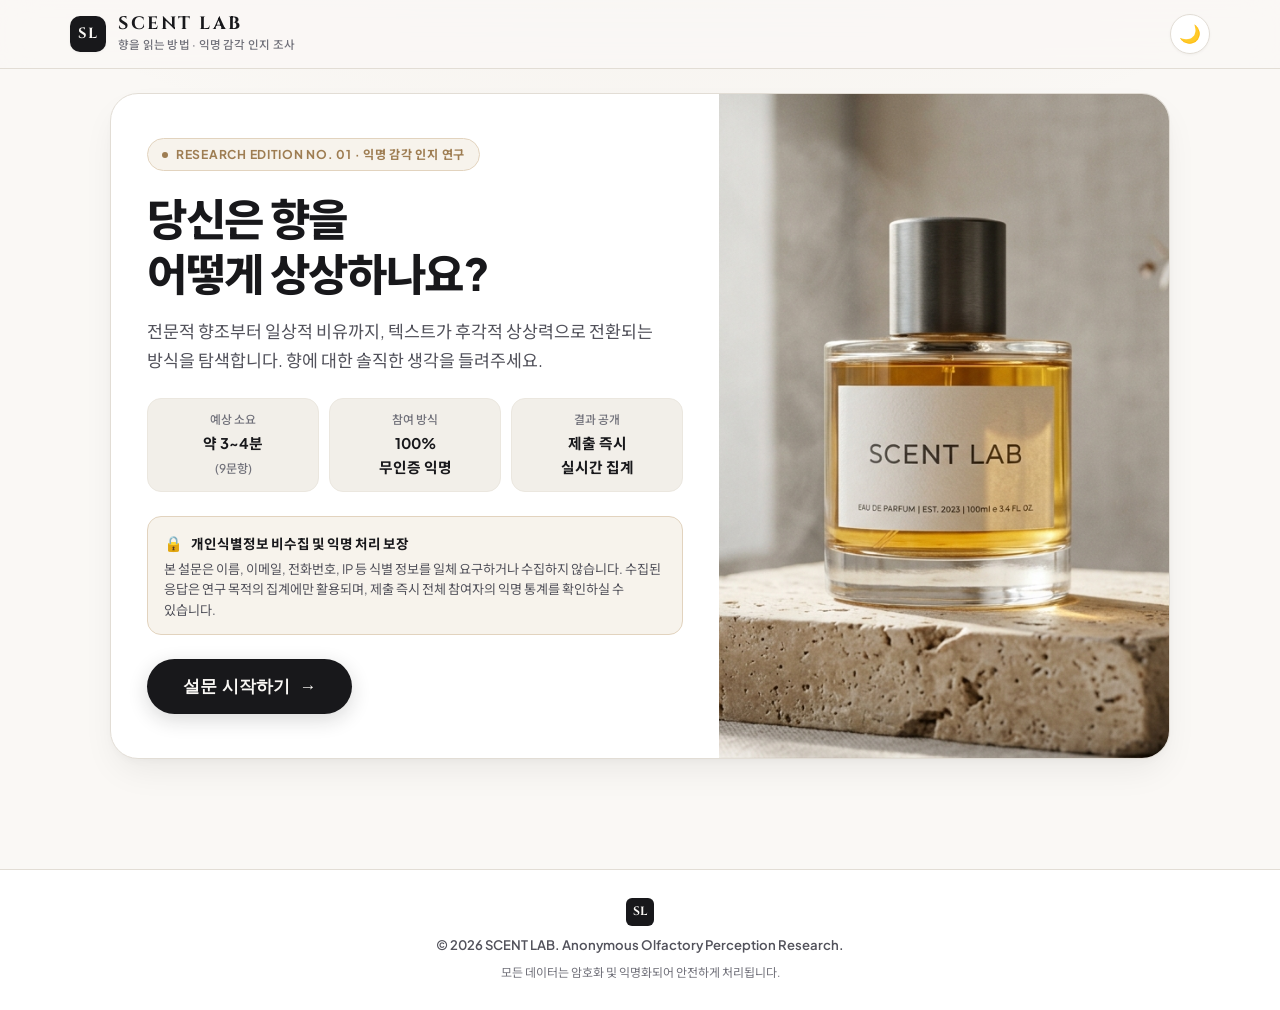
<file: index.html>
<!DOCTYPE html>
<html lang="ko" data-theme="light">
<head>
  <meta charset="UTF-8">
  <meta name="viewport" content="width=device-width, initial-scale=1.0, maximum-scale=5.0">
  <title>SCENT LAB — 당신은 향을 어떻게 상상하나요?</title>
  <meta name="description" content="향수 설명을 읽고 실제 향이 어떻게 떠오르는지 알아보는 3분 익명 감각 인지 조사 웹앱입니다.">
  <meta name="theme-color" content="#FAF8F5" media="(prefers-color-scheme: light)">
  <meta name="theme-color" content="#0C0A09" media="(prefers-color-scheme: dark)">
  <meta name="apple-mobile-web-app-capable" content="yes">
  <meta name="mobile-web-app-capable" content="yes">
  <meta name="apple-mobile-web-app-status-bar-style" content="default">
  <link rel="preconnect" href="https://fonts.googleapis.com">
  <link rel="preconnect" href="https://fonts.gstatic.com" crossorigin>
  <link href="https://fonts.googleapis.com/css2?family=Cinzel:wght@500;600;700&family=Noto+Sans+KR:wght@300;400;500;600;700;800&family=Plus+Jakarta+Sans:wght@400;500;600;700;800&display=swap" rel="stylesheet">
  <link rel="stylesheet" href="style.css?v=20261013-num-font-1">
</head>
<body>
  <a href="#main-content" class="skip-link">본문으로 건너뛰기</a>

  <!-- Header -->
  <header class="app-header">
    <div class="header-container">
      <a href="#" class="brand-anchor" aria-label="SCENT LAB 홈">
        <div class="brand-monogram" aria-hidden="true">SL</div>
        <div class="brand-meta">
          <span class="brand-name">SCENT LAB</span>
          <span class="brand-desc">향을 읽는 방법 · 익명 감각 인지 조사</span>
        </div>
      </a>

      <div class="header-controls">
        <button type="button" id="theme-toggle-btn" class="theme-toggle-btn" aria-label="다크 모드 또는 라이트 모드로 테마 전환" title="다크 / 라이트 모드 전환">
          <span id="theme-icon" aria-hidden="true">🌙</span>
        </button>
      </div>
    </div>
  </header>

  <!-- Main Views Container -->
  <main id="main-content" class="app-main">
    
    <!-- ==================== VIEW 1: HERO LANDING ==================== -->
    <section id="view-landing" class="view-panel active" aria-labelledby="landing-title-id">
      <div class="hero-editorial-wrap">
        <div class="hero-two-column-split">
          
          <!-- Left: Editorial Content -->
          <div class="hero-left-content">
            <div class="hero-edition-pill">
              <span class="dot" aria-hidden="true"></span>
              <span>Research Edition No. 01 · 익명 감각 인지 연구</span>
            </div>

            <h1 id="landing-title-id" class="hero-main-headline">
              당신은 향을<br>어떻게 상상하나요?
            </h1>

            <p class="hero-sub-statement">
              전문적 향조부터 일상적 비유까지, 텍스트가 후각적 상상력으로 전환되는 방식을 탐색합니다. 향에 대한 솔직한 생각을 들려주세요.
            </p>

            <!-- Mobile Visual Card: Nano Banana Perfume Hero (Shown on Mobile < 960px) -->
            <div class="hero-mobile-visual-card">
              <img src="assets/perfume-hero.jpg" alt="SCENT LAB 니치 향수 시그니처 글래스 보틀" class="hero-mobile-bottle-img">
            </div>

            <!-- Stats Banner: 3 Compact Cards -->
            <div class="hero-stats-banner">
              <div class="hero-stat-card">
                <span class="stat-card-label">예상 소요</span>
                <span class="stat-card-value">약 3~4분<br><small class="stat-sub">(9문항)</small></span>
              </div>
              <div class="hero-stat-card">
                <span class="stat-card-label">참여 방식</span>
                <span class="stat-card-value">100%<br>무인증 익명</span>
              </div>
              <div class="hero-stat-card">
                <span class="stat-card-label">결과 공개</span>
                <span class="stat-card-value">제출 즉시<br>실시간 집계</span>
              </div>
            </div>

            <!-- Privacy Guarantee Banner -->
            <div class="hero-privacy-clause">
              <div class="privacy-clause-title">
                <span class="privacy-lock-icon" aria-hidden="true">🔒</span>
                <strong>개인식별정보 비수집 및 익명 처리 보장</strong>
              </div>
              <p>본 설문은 이름, 이메일, 전화번호, IP 등 식별 정보를 일체 요구하거나 수집하지 않습니다. 수집된 응답은 연구 목적의 집계에만 활용되며, 제출 즉시 전체 참여자의 익명 통계를 확인하실 수 있습니다.</p>
            </div>

            <button type="button" id="btn-start-survey" class="hero-cta-btn">
              <span>설문 시작하기</span>
              <span class="arrow-icon" aria-hidden="true">→</span>
            </button>
          </div>

          <!-- Right: Desktop Perfume Visual Plinth -->
          <div class="hero-visual-pane">
            <img src="assets/perfume-hero.jpg" alt="SCENT LAB 니치 향수 시그니처 글래스 보틀" class="hero-bottle-img">
          </div>

        </div>
      </div>
    </section>

    <!-- ==================== VIEW 2: SURVEY ==================== -->
    <section id="view-survey" class="view-panel" aria-label="향수 인식 설문 조사">
      
      <!-- Progress Bar -->
      <div class="survey-progress-bar-wrap">
        <div class="progress-header-row">
          <div class="progress-info-group">
            <span id="progress-label" class="progress-step-text">진행 상황: 1단계 / 4단계</span>
            <span id="progress-stage-name" class="progress-stage-pill">참여자 기본 프로파일</span>
          </div>
          <span id="progress-percent" class="progress-pct-badge">0%</span>
        </div>
        <div class="progress-groove" role="progressbar" aria-valuemin="0" aria-valuemax="100" aria-valuenow="0" id="survey-progressbar">
          <div id="progress-fill" class="progress-fill-glow"></div>
        </div>
      </div>

      <!-- Focused Centered Survey Questions Layout -->
      <div class="survey-grid-container">
        
        <div class="survey-questions-stream">

          <!-- Validation Alert -->
          <div id="validation-alert" class="error-alert-banner" role="alert" aria-live="assertive">
            <span aria-hidden="true">⚠️</span>
            <span id="validation-error-text">모든 필수 항목에 답변해 주세요.</span>
          </div>

          <form id="survey-form" novalidate>
            
            <!-- SECTION 1: Q1, Q2 -->
            <div id="sec-1" class="section-wrapper active">
              
              <!-- Q1 -->
              <div id="q1-card" class="question-deck-card">
                <fieldset class="question-fieldset">
                  <legend class="question-legend-title">
                    Q1. 평소 향수에 대한 관심도와 사용 빈도는 어느 정도인가요?
                  </legend>
                  <div class="choices-stack">
                    <label class="choice-card-label" for="q1_beginner">
                      <input type="radio" id="q1_beginner" name="q1" value="beginner">
                      <span class="custom-radio-mark" aria-hidden="true"></span>
                      <span class="choice-content-text">향수를 거의 사용하지 않거나, 이제 막 관심을 가지기 시작했다.</span>
                    </label>
                    <label class="choice-card-label" for="q1_general">
                      <input type="radio" id="q1_general" name="q1" value="general">
                      <span class="custom-radio-mark" aria-hidden="true"></span>
                      <span class="choice-content-text">가끔 사용하며, 유명한 향수 위주로 알고 있다.</span>
                    </label>
                    <label class="choice-card-label" for="q1_experienced">
                      <input type="radio" id="q1_experienced" name="q1" value="experienced">
                      <span class="custom-radio-mark" aria-hidden="true"></span>
                      <span class="choice-content-text">자주 사용하며, 다양한 향조(노트)와 브랜드에 대해 잘 알고 있다.</span>
                    </label>
                  </div>
                </fieldset>
              </div>

              <!-- Q2 -->
              <div id="q2-card" class="question-deck-card">
                <fieldset class="question-fieldset">
                  <legend class="question-legend-title">
                    Q2. 지금까지 온라인에서 직접 시향하지 않고 향수를 구매(블라인드 구매)한 횟수는 총 몇 회인가요?
                  </legend>
                  <div class="question-hint-box">
                    ※ 블라인드 구매란 향수를 직접 맡아보지 않고, 온라인의 설명이나 후기 등을 참고하여 구매하는 것을 의미합니다.
                  </div>
                  <div class="choices-grid-compact">
                    <label class="choice-card-label" for="q2_0">
                      <input type="radio" id="q2_0" name="q2" value="0">
                      <span class="custom-radio-mark" aria-hidden="true"></span>
                      <span class="choice-content-text">0회 (구매 경험 없음)</span>
                    </label>
                    <label class="choice-card-label" for="q2_1">
                      <input type="radio" id="q2_1" name="q2" value="1">
                      <span class="custom-radio-mark" aria-hidden="true"></span>
                      <span class="choice-content-text">1회</span>
                    </label>
                    <label class="choice-card-label" for="q2_2">
                      <input type="radio" id="q2_2" name="q2" value="2">
                      <span class="custom-radio-mark" aria-hidden="true"></span>
                      <span class="choice-content-text">2회</span>
                    </label>
                    <label class="choice-card-label" for="q2_3">
                      <input type="radio" id="q2_3" name="q2" value="3">
                      <span class="custom-radio-mark" aria-hidden="true"></span>
                      <span class="choice-content-text">3회</span>
                    </label>
                    <label class="choice-card-label" for="q2_4">
                      <input type="radio" id="q2_4" name="q2" value="4">
                      <span class="custom-radio-mark" aria-hidden="true"></span>
                      <span class="choice-content-text">4회</span>
                    </label>
                    <label class="choice-card-label" for="q2_5">
                      <input type="radio" id="q2_5" name="q2" value="5">
                      <span class="custom-radio-mark" aria-hidden="true"></span>
                      <span class="choice-content-text">5회</span>
                    </label>
                    <label class="choice-card-label" for="q2_6_10">
                      <input type="radio" id="q2_6_10" name="q2" value="6_10">
                      <span class="custom-radio-mark" aria-hidden="true"></span>
                      <span class="choice-content-text">6~10회</span>
                    </label>
                    <label class="choice-card-label" for="q2_11_plus">
                      <input type="radio" id="q2_11_plus" name="q2" value="11_plus">
                      <span class="custom-radio-mark" aria-hidden="true"></span>
                      <span class="choice-content-text">11회 이상</span>
                    </label>
                  </div>
                </fieldset>
              </div>

            </div>

            <!-- SECTION 2: Q3 (조건부 분기) -->
            <div id="sec-2" class="section-wrapper">
              <div id="q3-card" class="question-deck-card">
                <fieldset class="question-fieldset">
                  <legend class="question-legend-title">
                    Q3. 가장 최근 블라인드 구매한 향수의 실제 향은 기대했던 향과 비교했을 때 얼마나 만족스러웠나요?
                  </legend>
                  
                  <div class="scale-rating-deck">
                    <div class="scale-tiles-grid">
                      <label class="scale-tile-btn" for="q3_1">
                        <input type="radio" id="q3_1" name="q3" value="1">
                        <span class="scale-digit">1</span>
                      </label>
                      <label class="scale-tile-btn" for="q3_2">
                        <input type="radio" id="q3_2" name="q3" value="2">
                        <span class="scale-digit">2</span>
                      </label>
                      <label class="scale-tile-btn" for="q3_3">
                        <input type="radio" id="q3_3" name="q3" value="3">
                        <span class="scale-digit">3</span>
                      </label>
                      <label class="scale-tile-btn" for="q3_4">
                        <input type="radio" id="q3_4" name="q3" value="4">
                        <span class="scale-digit">4</span>
                      </label>
                      <label class="scale-tile-btn" for="q3_5">
                        <input type="radio" id="q3_5" name="q3" value="5">
                        <span class="scale-digit">5</span>
                      </label>
                    </div>
                    <div class="scale-poles-row">
                      <span>1: 매우 불만족</span>
                      <span>3: 보통</span>
                      <span>5: 매우 만족</span>
                    </div>
                  </div>
                </fieldset>
              </div>
            </div>

            <!-- SECTION 3: Q4, Q5 -->
            <div id="sec-3" class="section-wrapper">
              
              <!-- In-Context Sensory Spec Card: Scent A with Atelier Header -->
              <div class="inline-scent-spec-card" aria-label="설명 A 참고 자료">
                <div class="inline-scent-photo-header">
                  <img src="assets/perfume-lab.jpg" alt="향수 연구소 시향지 아틀리에">
                  <div class="inline-scent-photo-overlay">
                    <span class="inline-scent-photo-tag">SENSORY ARCHIVE</span>
                    <span class="inline-scent-photo-title">텍스트와 후각적 상상력 연구 · 설명 A</span>
                  </div>
                </div>
                <div class="inline-scent-card-body">
                  <div class="inline-scent-card-top">
                    <span class="scent-badge-tag">설명 A</span>
                    <span class="scent-tone-label">전문 용어 / 노트 기반</span>
                  </div>
                  <blockquote class="inline-scent-quote">
                    "알데하이드 탑 노트와 오크모스, 일랑일랑이 어우러지며, 베이스의 애니멀릭한 머스크로 마무리되는 향"
                  </blockquote>
                  <div class="inline-scent-notes-row">
                    <span class="note-chip">TOP: 알데하이드</span>
                    <span class="note-chip">HEART: 오크모스 · 일랑일랑</span>
                    <span class="note-chip">BASE: 애니멀릭 머스크</span>
                  </div>
                </div>
              </div>

              <!-- Q4 -->
              <div id="q4-card" class="question-deck-card">
                <fieldset class="question-fieldset">
                  <legend class="question-legend-title">
                    Q4. [설명 A]와 같은 전문적인 향료 중심 설명을 읽었을 때, 실제 향이 얼마나 구체적으로 상상되시나요?
                  </legend>
                  <p class="question-hint-box">※ 위 [설명 A] 문장을 읽고 상상되는 정도를 선택해 주세요.</p>

                  <div class="scale-rating-deck">
                    <div class="scale-tiles-grid">
                      <label class="scale-tile-btn" for="q4_1">
                        <input type="radio" id="q4_1" name="q4" value="1">
                        <span class="scale-digit">1</span>
                      </label>
                      <label class="scale-tile-btn" for="q4_2">
                        <input type="radio" id="q4_2" name="q4" value="2">
                        <span class="scale-digit">2</span>
                      </label>
                      <label class="scale-tile-btn" for="q4_3">
                        <input type="radio" id="q4_3" name="q4" value="3">
                        <span class="scale-digit">3</span>
                      </label>
                      <label class="scale-tile-btn" for="q4_4">
                        <input type="radio" id="q4_4" name="q4" value="4">
                        <span class="scale-digit">4</span>
                      </label>
                      <label class="scale-tile-btn" for="q4_5">
                        <input type="radio" id="q4_5" name="q4" value="5">
                        <span class="scale-digit">5</span>
                      </label>
                    </div>
                    <div class="scale-poles-row">
                      <span>1: 전혀 상상되지 않음</span>
                      <span>3: 보통이다</span>
                      <span>5: 매우 선명하게 상상됨</span>
                    </div>
                  </div>
                </fieldset>
              </div>

              <!-- Q5 -->
              <div id="q5-card" class="question-deck-card">
                <fieldset class="question-fieldset">
                  <legend class="question-legend-title">
                    Q5. [설명 A]를 읽고 향을 상상할 때, 다음 중 어떤 것에 가장 크게 의존하셨나요?
                  </legend>
                  <div class="choices-stack">
                    <label class="choice-card-label" for="q5_ingredient">
                      <input type="radio" id="q5_ingredient" name="q5" value="ingredient_knowledge">
                      <span class="custom-radio-mark" aria-hidden="true"></span>
                      <span class="choice-content-text">'알데하이드', '오크모스' 등 개별 향료에 대한 나의 사전 지식</span>
                    </label>
                    <label class="choice-card-label" for="q5_word">
                      <input type="radio" id="q5_word" name="q5" value="word_impression">
                      <span class="custom-radio-mark" aria-hidden="true"></span>
                      <span class="choice-content-text">단어들이 주는 막연한 어감이나 전반적인 분위기</span>
                    </label>
                    <label class="choice-card-label" for="q5_memory">
                      <input type="radio" id="q5_memory" name="q5" value="past_smell_memory">
                      <span class="custom-radio-mark" aria-hidden="true"></span>
                      <span class="choice-content-text">과거에 맡아본 비슷한 향수나 화장품의 기억</span>
                    </label>
                    <label class="choice-card-label" for="q5_cannot">
                      <input type="radio" id="q5_cannot" name="q5" value="cannot_imagine">
                      <span class="custom-radio-mark" aria-hidden="true"></span>
                      <span class="choice-content-text">향이 거의 상상되지 않음</span>
                    </label>
                  </div>
                </fieldset>
              </div>

            </div>

            <!-- SECTION 4: Q6, Q7 -->
            <div id="sec-4" class="section-wrapper">
              
              <!-- In-Context Scent Comparison Deck: A vs B vs C (Pure Typography) -->
              <div class="inline-compare-deck" aria-label="A, B, C 세 가지 향 설명 비교">
                <div class="compare-deck-header">
                  <div class="compare-title-row">
                    <span class="compare-title">향 설명 3가지 표현 방식 비교</span>
                    <span class="compare-swipe-pill" aria-hidden="true">터치하여 선택</span>
                  </div>
                  <span class="compare-sub">어떤 텍스트가 향을 가장 잘 떠올리게 하나요? 카드를 터치하면 아래 답변이 자동 선택됩니다.</span>
                </div>
                <div class="compare-cards-scroll">
                  <!-- Compare Card A -->
                  <div class="compare-mini-card" role="button" tabindex="0" aria-label="설명 A 선택">
                    <div class="compare-card-head">
                      <span class="scent-badge-tag">설명 A</span>
                      <span class="compare-category">전문 용어 / 노트 기반</span>
                    </div>
                    <div class="compare-body">
                      <p class="compare-quote">"알데하이드 탑 노트와 오크모스, 일랑일랑이 어우러지며, 베이스의 애니멀릭한 머스크로 마무리되는 향"</p>
                    </div>
                  </div>
                  <!-- Compare Card B -->
                  <div class="compare-mini-card" role="button" tabindex="0" aria-label="설명 B 선택">
                    <div class="compare-card-head">
                      <span class="scent-badge-tag">설명 B</span>
                      <span class="compare-category">감성적 / 추상적 묘사</span>
                    </div>
                    <div class="compare-body">
                      <p class="compare-quote">"햇살이 쏟아지는 주말 아침, 새하얀 침구 위에서 뒹굴 때 느껴지는 나른하고 포근한 분위기의 향"</p>
                    </div>
                  </div>
                  <!-- Compare Card C -->
                  <div class="compare-mini-card" role="button" tabindex="0" aria-label="설명 C 선택">
                    <div class="compare-card-head">
                      <span class="scent-badge-tag">설명 C</span>
                      <span class="compare-category">경험 / 비유 기반</span>
                    </div>
                    <div class="compare-body">
                      <p class="compare-quote">"햇볕에 바싹 말린 깨끗한 면 티셔츠에서 나는 뽀송뽀송한 섬유유연제 냄새"</p>
                    </div>
                  </div>
                </div>
              </div>

              <!-- Q6 -->
              <div id="q6-card" class="question-deck-card">
                <fieldset class="question-fieldset">
                  <legend class="question-legend-title">
                    Q6. 위 세 가지 설명(A, B, C) 중 실제 향을 머릿속으로 떠올리기 가장 쉬웠던 설명은 무엇인가요?
                  </legend>

                  <div class="choices-stack">
                    <label class="choice-card-label" for="q6_a">
                      <input type="radio" id="q6_a" name="q6" value="a">
                      <span class="custom-radio-mark" aria-hidden="true"></span>
                      <span class="choice-content-text">설명 A (전문 용어 / 노트 기반)</span>
                    </label>
                    <label class="choice-card-label" for="q6_b">
                      <input type="radio" id="q6_b" name="q6" value="b">
                      <span class="custom-radio-mark" aria-hidden="true"></span>
                      <span class="choice-content-text">설명 B (감성적 / 추상적 묘사)</span>
                    </label>
                    <label class="choice-card-label" for="q6_c">
                      <input type="radio" id="q6_c" name="q6" value="c">
                      <span class="custom-radio-mark" aria-hidden="true"></span>
                      <span class="choice-content-text">설명 C (경험 / 비유 기반)</span>
                    </label>
                  </div>
                </fieldset>
              </div>

              <!-- Q7 -->
              <div id="q7-card" class="question-deck-card">
                <fieldset class="question-fieldset">
                  <legend class="question-legend-title">
                    Q7. 향수의 텍스트 설명을 읽고 향을 상상할 때, 평소 본인은 어떤 방식을 주로 사용하나요?
                  </legend>
                  <div class="choices-stack">
                    <label class="choice-card-label" for="q7_combine">
                      <input type="radio" id="q7_combine" name="q7" value="combine_notes">
                      <span class="custom-radio-mark" aria-hidden="true"></span>
                      <span class="choice-content-text">탑/미들/베이스 노트의 향료들을 머릿속에서 조합해 본다.</span>
                    </label>
                    <label class="choice-card-label" for="q7_mood">
                      <input type="radio" id="q7_mood" name="q7" value="imagine_mood">
                      <span class="custom-radio-mark" aria-hidden="true"></span>
                      <span class="choice-content-text">설명이 주는 이미지나 분위기(예: 시크함, 따뜻함)를 떠올린다.</span>
                    </label>
                    <label class="choice-card-label" for="q7_match">
                      <input type="radio" id="q7_match" name="q7" value="match_memory">
                      <span class="custom-radio-mark" aria-hidden="true"></span>
                      <span class="choice-content-text">과거에 경험했던 특정 공간, 사물, 자연의 냄새와 연결해 본다.</span>
                    </label>
                  </div>
                </fieldset>
              </div>

            </div>

            <!-- SECTION 5: Q8, Q9 -->
            <div id="sec-5" class="section-wrapper">
              
              <!-- Q8 -->
              <div id="q8-card" class="question-deck-card">
                <fieldset class="question-fieldset">
                  <legend class="question-legend-title">
                    Q8. 온라인에서 향수를 구매한다고 가정할 때, 다음 중 어떤 방식의 설명이 실제 향을 예상하는 데 가장 도움이 될 것 같나요?
                  </legend>
                  <div class="choices-stack">
                    <label class="choice-card-label" for="q8_pro">
                      <input type="radio" id="q8_pro" name="q8" value="professional">
                      <span class="custom-radio-mark" aria-hidden="true"></span>
                      <span class="choice-content-text">전문적인 향조 구조 제공 (예: 탑-베르가못, 미들-자스민, 베이스-머스크)</span>
                    </label>
                    <label class="choice-card-label" for="q8_emo">
                      <input type="radio" id="q8_emo" name="q8" value="emotional">
                      <span class="custom-radio-mark" aria-hidden="true"></span>
                      <span class="choice-content-text">감성적인 분위기와 스토리 제공 (예: 이슬 맺힌 숲속을 걷는 듯한 신비로움)</span>
                    </label>
                    <label class="choice-card-label" for="q8_day">
                      <input type="radio" id="q8_day" name="q8" value="everyday">
                      <span class="custom-radio-mark" aria-hidden="true"></span>
                      <span class="choice-content-text">일상적이고 직관적인 비유 제공 (예: 갓 씻고 나온 후의 비누 향, 섬유유연제 향)</span>
                    </label>
                  </div>
                </fieldset>
              </div>

              <!-- Q9 -->
              <div id="q9-card" class="question-deck-card">
                <fieldset class="question-fieldset">
                  <legend class="question-legend-title">
                    Q9. 기존 향수 쇼핑몰에서 주로 사용하는 감성적이고 추상적인 묘사(예: 파리의 밤거리, 우아한 여인의 향기 등)가 실제 향을 예상하는 데 얼마나 신뢰할 만하다고 생각하시나요?
                  </legend>
                  
                  <div class="scale-rating-deck">
                    <div class="scale-tiles-grid">
                      <label class="scale-tile-btn" for="q9_1">
                        <input type="radio" id="q9_1" name="q9" value="1">
                        <span class="scale-digit">1</span>
                      </label>
                      <label class="scale-tile-btn" for="q9_2">
                        <input type="radio" id="q9_2" name="q9" value="2">
                        <span class="scale-digit">2</span>
                      </label>
                      <label class="scale-tile-btn" for="q9_3">
                        <input type="radio" id="q9_3" name="q9" value="3">
                        <span class="scale-digit">3</span>
                      </label>
                      <label class="scale-tile-btn" for="q9_4">
                        <input type="radio" id="q9_4" name="q9" value="4">
                        <span class="scale-digit">4</span>
                      </label>
                      <label class="scale-tile-btn" for="q9_5">
                        <input type="radio" id="q9_5" name="q9" value="5">
                        <span class="scale-digit">5</span>
                      </label>
                    </div>
                    <div class="scale-poles-row">
                      <span>1: 전혀 신뢰하지 않음</span>
                      <span>3: 보통이다</span>
                      <span>5: 매우 신뢰한다</span>
                    </div>
                  </div>
                </fieldset>
              </div>

            </div>

            <!-- Sticky Bottom Form Action Dock -->
            <div class="form-nav-dock">
              <div class="form-nav-deck">
                <button type="button" id="btn-prev" class="btn-nav-prev" style="display: none;">
                  ← 이전
                </button>
                <div style="flex: 1;"></div>
                <button type="button" id="btn-next" class="btn-nav-next">
                  다음 단계 →
                </button>
                <button type="button" id="btn-submit" class="btn-nav-next" style="display: none;">
                  응답 제출하기
                </button>
              </div>
            </div>

          </form>

        </div>

      </div>

    </section>

    <!-- ==================== VIEW 3: SUBMITTING ==================== -->
    <section id="view-submitting" class="view-panel" aria-live="polite">
      <div class="submitting-card">
        <div class="luxury-spinner" aria-hidden="true"></div>
        <h2 class="submitting-title">응답을 제출하는 중입니다</h2>
        <p class="submitting-desc">익명 데이터를 안전하게 기록하고 실시간 통계 결과를 불러오고 있습니다...</p>
      </div>
    </section>

    <!-- ==================== VIEW 4: SUCCESS & STATS ==================== -->
    <section id="view-success" class="view-panel" aria-labelledby="success-title-id">
      
      <div class="success-header-card">
        <div class="success-check-badge" aria-hidden="true">✓</div>
        <h1 id="success-title-id" class="success-heading-text">응답이 성공적으로 제출되었습니다</h1>
        <p class="success-lead-text">소중한 의견에 깊이 감사드립니다. 전체 참여자의 실시간 익명 집계 통계를 확인하세요.</p>
      </div>

      <div id="stats-container">
        
        <div class="dashboard-title-row">
          <div class="dashboard-heading-group">
            <h2 class="dashboard-title">전체 참여자 응답 실시간 집계</h2>
            <span class="dashboard-sub">익명 통계 데이터</span>
          </div>
          <span id="stats-total-badge" class="sample-n-badge">총 접수: 0건</span>
        </div>

        <!-- 1) 표본 수 부족 안내 (< 5건) -->
        <div id="stats-insufficient" class="insufficient-box" style="display: none;">
          <p><strong>📊 개인정보 보호 및 익명성 보장을 위해 최소 5건 이상 접수 시 통계가 공개됩니다.</strong></p>
          <p id="stats-insufficient-msg" class="insufficient-subtext">
            현재 총 0건이 접수되었습니다. 일정 건수가 모이면 자동으로 통계가 표시됩니다.
          </p>
        </div>

        <!-- 2) 통계 준비 완료 (>= 5건) -->
        <div id="stats-ready" class="stats-content-deck" style="display: none;">
          
          <!-- Key Insights Header Grid (Q6, Q8) -->
          <div class="featured-insights-grid">
            
            <!-- Q6 Card -->
            <article class="insight-card gold-highlight" id="stat-card-q6">
              <div class="insight-card-header">
                <h3 class="insight-title-text">Q6. 상상하기 가장 쉬웠던 설명</h3>
                <span class="key-tag">핵심 인사이트</span>
              </div>
              <div class="bars-container" id="chart-bars-q6"></div>
            </article>

            <!-- Q8 Card -->
            <article class="insight-card gold-highlight" id="stat-card-q8">
              <div class="insight-card-header">
                <h3 class="insight-title-text">Q8. 실제 향 예상에 도움되는 설명</h3>
                <span class="key-tag">구매 정보 가치</span>
              </div>
              <div class="bars-container" id="chart-bars-q8"></div>
            </article>

          </div>

          <!-- Full Questions Accordion -->
          <div class="full-stats-accordion">
            <button type="button" id="toggle-all-stats-btn" class="accordion-btn" aria-expanded="false" aria-controls="all-stats-wrapper">
              <span class="accordion-btn-text">전체 문항(Q1 ~ Q9) 상세 통계 보기</span>
              <span id="all-stats-icon" class="accordion-arrow" aria-hidden="true">▼</span>
            </button>

            <div id="all-stats-wrapper" class="all-charts-grid" style="display: none;">
              
              <!-- Q1 -->
              <article class="insight-card" id="stat-card-q1">
                <div class="insight-card-header">
                  <h4 class="insight-title-text">Q1. 평소 향수 관심도/빈도</h4>
                </div>
                <div class="bars-container" id="chart-bars-q1"></div>
              </article>

              <!-- Q2 -->
              <article class="insight-card" id="stat-card-q2">
                <div class="insight-card-header">
                  <h4 class="insight-title-text">Q2. 블라인드 구매 횟수</h4>
                </div>
                <div class="bars-container" id="chart-bars-q2"></div>
              </article>

              <!-- Q3 -->
              <article class="insight-card" id="stat-card-q3">
                <div class="insight-card-header">
                  <h4 class="insight-title-text">Q3. 최근 블라인드 구매 만족도</h4>
                  <span class="mean-pill-badge" id="mean-badge-q3">평균 -점</span>
                </div>
                <div id="q3-hidden-notice" class="q3-notice-text" style="display: none;">
                  * 블라인드 구매 유경험자(Q2 &gt; 0) 응답이 5건 미만입니다.
                </div>
                <div class="bars-container" id="chart-bars-q3"></div>
              </article>

              <!-- Q4 -->
              <article class="insight-card" id="stat-card-q4">
                <div class="insight-card-header">
                  <h4 class="insight-title-text">Q4. 전문 설명(A) 상상 선명도</h4>
                  <span class="mean-pill-badge" id="mean-badge-q4">평균 -점</span>
                </div>
                <div class="bars-container" id="chart-bars-q4"></div>
              </article>

              <!-- Q5 -->
              <article class="insight-card" id="stat-card-q5">
                <div class="insight-card-header">
                  <h4 class="insight-title-text">Q5. 전문 설명 상상 시 의존 정보</h4>
                </div>
                <div class="bars-container" id="chart-bars-q5"></div>
              </article>

              <!-- Q7 -->
              <article class="insight-card" id="stat-card-q7">
                <div class="insight-card-header">
                  <h4 class="insight-title-text">Q7. 평소 텍스트 향 상상 방식</h4>
                </div>
                <div class="bars-container" id="chart-bars-q7"></div>
              </article>

              <!-- Q9 -->
              <article class="insight-card" id="stat-card-q9">
                <div class="insight-card-header">
                  <h4 class="insight-title-text">Q9. 기존 감성 묘사 신뢰도</h4>
                  <span class="mean-pill-badge" id="mean-badge-q9">평균 -점</span>
                </div>
                <div class="bars-container" id="chart-bars-q9"></div>
              </article>

            </div>
          </div>

          <p class="disclaimer-caption">
            * 본 통계는 참여자들의 주관적 인식에 대한 익명 집계이며, 특정 향수의 객관적 품질을 증명하는 것은 아닙니다.
          </p>

        </div>

      </div>

    </section>

    <!-- ==================== VIEW 5: CLOSED ==================== -->
    <section id="view-closed" class="view-panel" aria-labelledby="closed-title-id">
      <div class="closed-box">
        <h1 id="closed-title-id" class="hero-main-headline">설문 조사가 종료되었습니다</h1>
        <p class="hero-sub-statement">SCENT LAB 향수 인식 조사가 마감되었습니다. 참여해 주신 모든 분들께 진심으로 감사드립니다.</p>
      </div>
    </section>

    <!-- ==================== VIEW 6: ERROR ==================== -->
    <section id="view-error" class="view-panel" aria-labelledby="error-title-id">
      <div class="error-box">
        <h2 id="error-heading-id" class="error-heading">접속 또는 저장 중 오류가 발생했습니다</h2>
        <p id="error-msg-text" class="hero-sub-statement">일시적인 네트워크 장애이거나 서버 설정 확인이 필요합니다.</p>
        <button type="button" id="btn-retry" class="hero-cta-btn">다시 시도하기</button>
      </div>
    </section>

  </main>

  <!-- Footer -->
  <footer class="app-footer">
    <div class="footer-container">
      <div class="footer-monogram">SL</div>
      <p class="footer-copy">© 2026 SCENT LAB. Anonymous Olfactory Perception Research.</p>
      <p class="footer-sub">모든 데이터는 암호화 및 익명화되어 안전하게 처리됩니다.</p>
    </div>
  </footer>

  <!-- Application Logic -->
  <script src="app.js?v=20261013-visual-rich-4"></script>
</body>
</html>
</file>
<file: style.css>
/* ==========================================================================
   SCENT LAB — Ultra-Luxury Niche Perfume Perception Research Design System
   Achromatic & Warm Travertine Palette · Mobile-First Responsive Architecture
   ========================================================================== */

@import url('https://fonts.googleapis.com/css2?family=Plus+Jakarta+Sans:ital,wght@0,300;0,400;0,500;0,600;0,700;0,800;1,400&family=Noto+Sans+KR:wght@300;400;500;600;700;800&family=Cinzel:wght@500;600;700&display=swap');

:root {
  /* Light Mode Palette (Warm Travertine, Fine Glass, Charcoal) */
  --bg-main: #FAF8F5;
  --bg-surface: #FFFFFF;
  --bg-card: rgba(255, 255, 255, 0.96);
  --bg-subtle: #F2EFE9;
  --bg-hover: #E9E5DD;

  --border-color: #E2DDD5;
  --border-subtle: #EBE7DF;
  --border-focus: #18181B;

  --text-main: #18181B;
  --text-sub: #52525B;
  --text-muted: #71717A;
  --text-inverse: #FAF8F5;

  --primary: #18181B;
  --primary-hover: #27272A;
  --primary-fg: #FAF8F5;

  --scent-gold: #9E7D52;
  --scent-gold-light: #F7F3EC;
  --scent-gold-border: #E2D3BE;

  --danger: #DC2626;
  --danger-bg: #FEF2F2;
  --danger-border: #FECACA;
  --success: #16A34A;
  --success-bg: #F0FDF4;
  --success-border: #BBF7D0;

  --font-serif: 'Cinzel', serif;
  --font-sans: 'Plus Jakarta Sans', 'Noto Sans KR', -apple-system, BlinkMacSystemFont, 'Segoe UI', Roboto, sans-serif;

  --radius-xs: 6px;
  --radius-sm: 10px;
  --radius-md: 14px;
  --radius-lg: 20px;
  --radius-xl: 28px;
  --radius-pill: 9999px;

  --shadow-sm: 0 1px 3px rgba(24, 24, 27, 0.04);
  --shadow-md: 0 4px 16px -2px rgba(24, 24, 27, 0.06), 0 2px 4px -1px rgba(24, 24, 27, 0.03);
  --shadow-lg: 0 16px 36px -8px rgba(24, 24, 27, 0.08), 0 4px 12px -2px rgba(24, 24, 27, 0.04);
  --shadow-glow: 0 0 25px rgba(158, 125, 82, 0.18);

  --transition-fast: 0.16s cubic-bezier(0.16, 1, 0.3, 1);
  --transition-smooth: 0.28s cubic-bezier(0.16, 1, 0.3, 1);
}

[data-theme="dark"] {
  --bg-main: #0C0A09;
  --bg-surface: #141210;
  --bg-card: rgba(20, 18, 16, 0.96);
  --bg-subtle: #1F1C18;
  --bg-hover: #2B2722;

  --border-color: #2D2822;
  --border-subtle: #221E1A;
  --border-focus: #F4F4F5;

  --text-main: #F4F4F5;
  --text-sub: #A1A1AA;
  --text-muted: #71717A;
  --text-inverse: #0C0A09;

  --primary: #F4F4F5;
  --primary-hover: #E4E4E7;
  --primary-fg: #0C0A09;

  --scent-gold: #CDB393;
  --scent-gold-light: #262019;
  --scent-gold-border: #423628;

  --danger: #EF4444;
  --danger-bg: #2A1212;
  --danger-border: #522020;
  --success: #22C55E;
  --success-bg: #0F2B17;
  --success-border: #1B592D;

  --shadow-sm: 0 1px 3px rgba(0, 0, 0, 0.4);
  --shadow-md: 0 4px 16px -2px rgba(0, 0, 0, 0.5);
  --shadow-lg: 0 16px 36px -8px rgba(0, 0, 0, 0.7);
  --shadow-glow: 0 0 30px rgba(205, 179, 147, 0.22);
}

/* Base Reset & Smooth Scroller */
*, *::before, *::after {
  box-sizing: border-box;
  margin: 0;
  padding: 0;
  -webkit-tap-highlight-color: transparent;
}

html {
  font-size: 16px;
  scroll-behavior: smooth;
  -webkit-text-size-adjust: 100%;
}

body {
  font-family: var(--font-sans);
  background-color: var(--bg-main);
  background-image: radial-gradient(ellipse 80% 50% at 50% -20%, rgba(158, 125, 82, 0.08), transparent 75%);
  color: var(--text-main);
  line-height: 1.6;
  min-height: 100vh;
  display: flex;
  flex-direction: column;
  transition: background-color var(--transition-smooth), color var(--transition-smooth);
  overflow-x: hidden;
}

[data-theme="dark"] body {
  background-image: radial-gradient(ellipse 80% 50% at 50% -20%, rgba(205, 179, 147, 0.07), transparent 75%);
}

/* Accessible Skip Link */
.skip-link {
  position: absolute;
  top: -60px;
  left: 20px;
  background: var(--primary);
  color: var(--primary-fg);
  padding: 10px 22px;
  border-radius: var(--radius-sm);
  z-index: 9999;
  font-weight: 600;
  text-decoration: none;
  transition: top var(--transition-fast);
}
.skip-link:focus {
  top: 16px;
}

/* ==========================================================================
   Header with Glassmorphism
   ========================================================================== */
.app-header {
  position: sticky;
  top: 0;
  z-index: 100;
  background: rgba(250, 248, 245, 0.88);
  backdrop-filter: blur(16px);
  -webkit-backdrop-filter: blur(16px);
  border-bottom: 1px solid var(--border-color);
  transition: background var(--transition-smooth), border-color var(--transition-smooth);
}
[data-theme="dark"] .app-header {
  background: rgba(12, 10, 9, 0.88);
}

.header-container {
  max-width: 1180px;
  width: 100%;
  margin: 0 auto;
  padding: 14px 20px;
  display: flex;
  justify-content: space-between;
  align-items: center;
  box-sizing: border-box;
}
@media (max-width: 480px) {
  .header-container {
    padding: 12px 14px;
  }
}

.brand-anchor {
  display: flex;
  align-items: center;
  gap: 12px;
  text-decoration: none;
  color: inherit;
}

.brand-monogram {
  width: 36px;
  height: 36px;
  background: var(--primary);
  color: var(--primary-fg);
  border-radius: var(--radius-sm);
  display: grid;
  place-content: center;
  font-family: var(--font-serif);
  font-size: 0.92rem;
  font-weight: 700;
  letter-spacing: 0.05em;
  box-shadow: var(--shadow-sm);
}

.brand-meta {
  display: flex;
  flex-direction: column;
}

.brand-name {
  font-family: var(--font-serif);
  font-size: 1.12rem;
  font-weight: 700;
  letter-spacing: 0.14em;
  text-transform: uppercase;
  color: var(--text-main);
  line-height: 1.2;
}
@media (max-width: 480px) {
  .brand-name {
    font-size: 1rem;
    letter-spacing: 0.1em;
  }
}

.brand-desc {
  font-size: 0.72rem;
  color: var(--text-muted);
  font-weight: 500;
  letter-spacing: 0.02em;
}
@media (max-width: 480px) {
  .brand-desc {
    font-size: 0.65rem;
  }
}
@media (max-width: 350px) {
  .brand-desc {
    display: none;
  }
}

.header-controls {
  display: flex;
  align-items: center;
  gap: 12px;
}

.live-status-pill {
  display: inline-flex;
  align-items: center;
  gap: 6px;
  background: var(--scent-gold-light);
  border: 1px solid var(--scent-gold-border);
  padding: 4px 10px;
  border-radius: var(--radius-pill);
  font-size: 0.72rem;
  font-weight: 700;
  color: var(--scent-gold);
  letter-spacing: 0.06em;
}
.live-dot {
  width: 6px;
  height: 6px;
  background: var(--scent-gold);
  border-radius: 50%;
  animation: pulseLiveDot 2s infinite ease-in-out;
}
@keyframes pulseLiveDot {
  0%, 100% { opacity: 1; transform: scale(1); }
  50% { opacity: 0.4; transform: scale(0.85); }
}

.theme-toggle-btn {
  background: var(--bg-surface);
  border: 1px solid var(--border-color);
  color: var(--text-main);
  width: 40px;
  height: 40px;
  border-radius: var(--radius-pill);
  display: flex;
  align-items: center;
  justify-content: center;
  cursor: pointer;
  transition: all var(--transition-fast);
  box-shadow: var(--shadow-sm);
  font-size: 1.1rem;
}
.theme-toggle-btn:hover {
  background: var(--bg-subtle);
  transform: rotate(15deg);
}
.theme-toggle-btn:active {
  transform: scale(0.92);
}

/* ==========================================================================
   Main Content Layout
   ========================================================================== */
.app-main {
  flex: 1;
  max-width: 1180px;
  width: 100%;
  margin: 0 auto;
  padding: 24px 16px 80px;
  box-sizing: border-box;
}
@media (max-width: 640px) {
  .app-main {
    padding: 8px 10px 24px;
  }
}
@media (max-width: 480px) {
  .app-main {
    padding: 6px 8px 20px;
  }
}
@media (max-width: 360px) {
  .app-main {
    padding: 6px 6px 16px;
  }
}

.view-panel {
  display: none;
}
.view-panel.active {
  display: block;
  animation: viewFadeIn 0.35s cubic-bezier(0.16, 1, 0.3, 1) forwards;
}

@keyframes viewFadeIn {
  from { opacity: 0; transform: translateY(10px); }
  to { opacity: 1; transform: translateY(0); }
}

/* ==========================================================================
   1. HERO LANDING SECTION
   ========================================================================== */
.hero-editorial-wrap {
  background: var(--bg-surface);
  border: 1px solid var(--border-color);
  border-radius: var(--radius-xl);
  box-shadow: var(--shadow-lg);
  overflow: hidden;
  margin: 0 auto 30px;
  max-width: 1060px;
  width: 100%;
  box-sizing: border-box;
}
.hero-two-column-split {
  display: grid;
  grid-template-columns: minmax(0, 1fr);
  width: 100%;
  min-width: 0;
}
@media (min-width: 960px) {
  .hero-two-column-split {
    grid-template-columns: 1.15fr 0.85fr;
  }
}

.hero-left-content {
  padding: 44px 36px;
  display: flex;
  flex-direction: column;
  justify-content: center;
  min-width: 0;
  width: 100%;
  box-sizing: border-box;
}
@media (max-width: 640px) {
  .hero-editorial-wrap {
    border-radius: var(--radius-lg);
    margin-bottom: 10px;
  }
  .hero-left-content {
    padding: 14px 12px;
  }
}
@media (max-width: 360px) {
  .hero-left-content {
    padding: 12px 8px;
  }
}

.hero-edition-pill {
  display: inline-flex;
  align-items: center;
  gap: 8px;
  background: var(--scent-gold-light);
  border: 1px solid var(--scent-gold-border);
  color: var(--scent-gold);
  padding: 6px 14px;
  border-radius: var(--radius-pill);
  font-size: 0.76rem;
  font-weight: 700;
  letter-spacing: 0.06em;
  text-transform: uppercase;
  margin-bottom: 20px;
  width: fit-content;
  max-width: 100%;
  box-sizing: border-box;
}
.hero-edition-pill .dot {
  width: 6px;
  height: 6px;
  border-radius: 50%;
  background: var(--scent-gold);
  flex-shrink: 0;
}
@media (max-width: 640px) {
  .hero-edition-pill {
    font-size: 0.68rem;
    padding: 4px 10px;
    letter-spacing: 0.02em;
    gap: 6px;
    margin-bottom: 10px;
    white-space: normal;
    word-break: keep-all;
    line-height: 1.35;
  }
}
@media (max-width: 340px) {
  .hero-edition-pill {
    font-size: 0.62rem;
    padding: 3px 8px;
  }
}

.hero-main-headline {
  font-size: clamp(1.75rem, 5vw, 2.75rem);
  font-weight: 800;
  letter-spacing: -0.03em;
  line-height: 1.25;
  color: var(--text-main);
  margin-bottom: 16px;
  word-break: keep-all;
  overflow-wrap: break-word;
}
@media (max-width: 640px) {
  .hero-main-headline {
    font-size: clamp(1.4rem, 4.8vw, 1.68rem);
    margin-bottom: 8px;
    line-height: 1.22;
  }
}
@media (max-width: 340px) {
  .hero-main-headline {
    font-size: 1.35rem;
  }
}

.hero-sub-statement {
  font-size: clamp(0.9rem, 2vw, 1.08rem);
  color: var(--text-sub);
  line-height: 1.65;
  margin-bottom: 24px;
  font-weight: 400;
  word-break: keep-all;
  overflow-wrap: break-word;
}
@media (max-width: 640px) {
  .hero-sub-statement {
    font-size: 0.84rem;
    line-height: 1.48;
    margin-bottom: 12px;
  }
}
@media (max-width: 340px) {
  .hero-sub-statement {
    font-size: 0.78rem;
  }
}

/* Mobile Visual Plinth Card (Shown on screens < 960px) */
.hero-mobile-visual-card {
  display: none;
  position: relative;
  border-radius: var(--radius-lg);
  overflow: hidden;
  margin-bottom: 22px;
  background: #E5DEC9;
  box-shadow: var(--shadow-md);
  aspect-ratio: 16 / 9;
  max-height: 240px;
}
@media (max-width: 959px) {
  .hero-mobile-visual-card {
    display: block;
  }
}
.hero-mobile-bottle-img {
  width: 100%;
  height: 100%;
  object-fit: cover;
  display: block;
  transition: transform 0.6s ease;
}
.hero-mobile-visual-card:hover .hero-mobile-bottle-img {
  transform: scale(1.03);
}

/* Stats Banner: 3 responsive cards */
.hero-stats-banner {
  display: grid;
  grid-template-columns: repeat(3, minmax(0, 1fr));
  gap: 10px;
  margin-bottom: 24px;
  width: 100%;
}
@media (max-width: 640px) {
  .hero-stats-banner {
    gap: 6px;
    margin-bottom: 12px;
  }
}
@media (max-width: 340px) {
  .hero-stats-banner {
    gap: 4px;
  }
}

.hero-stat-card {
  background: var(--bg-subtle);
  border: 1px solid var(--border-subtle);
  border-radius: var(--radius-md);
  padding: 12px 8px;
  text-align: center;
  transition: transform var(--transition-fast), border-color var(--transition-fast);
  min-width: 0;
  box-sizing: border-box;
  display: flex;
  flex-direction: column;
  justify-content: center;
  align-items: center;
}
.hero-stat-card:hover {
  border-color: var(--scent-gold-border);
}
@media (max-width: 640px) {
  .hero-stat-card {
    padding: 8px 3px;
    border-radius: var(--radius-sm);
  }
}
@media (max-width: 340px) {
  .hero-stat-card {
    padding: 6px 2px;
  }
}

.stat-card-label {
  font-size: 0.74rem;
  color: var(--text-muted);
  font-weight: 500;
  display: block;
  margin-bottom: 2px;
}
@media (max-width: 640px) {
  .stat-card-label {
    font-size: 0.66rem;
    margin-bottom: 2px;
  }
}
@media (max-width: 340px) {
  .stat-card-label {
    font-size: 0.6rem;
  }
}

.stat-card-value {
  font-size: clamp(0.78rem, 2.5vw, 0.92rem);
  font-weight: 700;
  color: var(--text-main);
  white-space: nowrap;
}
.stat-sub {
  font-size: 0.82em;
  font-weight: 500;
  color: var(--text-muted);
}
@media (max-width: 640px) {
  .stat-card-value {
    white-space: normal;
    word-break: keep-all;
    line-height: 1.25;
    font-size: 0.74rem;
  }
}
@media (max-width: 340px) {
  .stat-card-value {
    font-size: 0.66rem;
    line-height: 1.2;
  }
}

/* Privacy Guarantee Clause (Luxury Certificate Style) */
.hero-privacy-clause {
  background: var(--scent-gold-light);
  border: 1px solid var(--scent-gold-border);
  border-radius: var(--radius-md);
  padding: 14px 16px;
  font-size: 0.82rem;
  color: var(--text-sub);
  line-height: 1.55;
  margin-bottom: 24px;
  word-break: keep-all;
  box-sizing: border-box;
}
@media (max-width: 640px) {
  .hero-privacy-clause {
    padding: 10px 12px;
    font-size: 0.76rem;
    line-height: 1.45;
    margin-bottom: 14px;
  }
}
.privacy-clause-title {
  display: flex;
  align-items: center;
  gap: 8px;
  margin-bottom: 4px;
  color: var(--text-main);
  font-size: 0.85rem;
  font-weight: 700;
}
.privacy-lock-icon {
  font-size: 0.95rem;
}

.hero-cta-btn {
  background: var(--primary);
  color: var(--primary-fg);
  font-size: 1.05rem;
  font-weight: 700;
  padding: 16px 36px;
  border-radius: var(--radius-pill);
  border: none;
  cursor: pointer;
  display: inline-flex;
  align-items: center;
  justify-content: center;
  gap: 10px;
  box-shadow: 0 6px 20px rgba(24, 24, 27, 0.16);
  transition: all var(--transition-fast);
  min-height: 52px;
  width: fit-content;
}
@media (max-width: 640px) {
  .hero-cta-btn {
    width: 100%;
    min-height: 44px;
    padding: 10px 18px;
    font-size: 0.95rem;
  }
}
@media (max-width: 640px) {
  .hero-cta-btn {
    width: 100%;
  }
}
.hero-cta-btn:hover {
  background: var(--primary-hover);
  transform: translateY(-2px);
  box-shadow: 0 10px 28px rgba(24, 24, 27, 0.22);
}
.hero-cta-btn:active {
  transform: scale(0.98);
}
.hero-cta-btn .arrow-icon {
  transition: transform var(--transition-fast);
}
.hero-cta-btn:hover .arrow-icon {
  transform: translateX(4px);
}

/* Desktop Perfume Visual Pane (Nano Banana High-Res Perfume Hero) */
.hero-visual-pane {
  position: relative;
  overflow: hidden;
  background: #E5DEC9;
  min-height: 480px;
  display: flex;
  align-items: center;
  justify-content: center;
}
@media (max-width: 959px) {
  .hero-visual-pane {
    display: none;
  }
}
.hero-bottle-img {
  width: 100%;
  height: 100%;
  object-fit: cover;
  display: block;
  transition: transform 0.8s ease;
}
.hero-visual-pane:hover .hero-bottle-img {
  transform: scale(1.03);
}

/* ==========================================================================
   2. SURVEY VIEW & STEPPER
   ========================================================================== */
.survey-progress-bar-wrap {
  margin-bottom: 24px;
}

.progress-header-row {
  display: flex;
  justify-content: space-between;
  align-items: center;
  margin-bottom: 8px;
  gap: 12px;
}

.progress-info-group {
  display: flex;
  align-items: center;
  gap: 10px;
  flex-wrap: wrap;
}

.progress-step-text {
  font-size: 0.86rem;
  font-weight: 700;
  color: var(--text-main);
  font-variant-numeric: tabular-nums;
}

.progress-stage-pill {
  font-size: 0.75rem;
  font-weight: 600;
  color: var(--text-muted);
  background: var(--bg-subtle);
  border: 1px solid var(--border-subtle);
  padding: 2px 10px;
  border-radius: var(--radius-pill);
}

.progress-pct-badge {
  font-size: 0.84rem;
  font-weight: 800;
  color: var(--scent-gold);
  font-variant-numeric: tabular-nums;
  background: var(--scent-gold-light);
  border: 1px solid var(--scent-gold-border);
  padding: 2px 10px;
  border-radius: var(--radius-pill);
}

.progress-groove {
  width: 100%;
  height: 7px;
  background: var(--bg-subtle);
  border: 1px solid var(--border-subtle);
  border-radius: var(--radius-pill);
  overflow: hidden;
}

.progress-fill-glow {
  height: 100%;
  width: 0%;
  background: linear-gradient(90deg, var(--scent-gold) 0%, var(--primary) 100%);
  border-radius: var(--radius-pill);
  transition: width 0.35s cubic-bezier(0.16, 1, 0.3, 1);
}

/* Survey Container: Focused Centered Layout (No Duplicates) */
.survey-grid-container {
  max-width: 680px;
  margin: 0 auto;
  width: 100%;
  min-width: 0;
}
.survey-questions-stream {
  width: 100%;
  min-width: 0;
}
@media (max-width: 959px) {
  .survey-questions-stream {
    padding-bottom: 110px;
  }
}

.scent-badge-tag {
  font-size: 0.72rem;
  font-weight: 800;
  letter-spacing: 0.04em;
  padding: 3px 8px;
  border-radius: var(--radius-pill);
  background: var(--bg-surface);
  border: 1px solid var(--border-color);
  color: var(--text-main);
}

.scent-tone-label {
  font-size: 0.74rem;
  color: var(--text-muted);
  font-weight: 500;
}

.scent-quote-text {
  font-size: 0.9rem;
  color: var(--text-main);
  line-height: 1.55;
  font-weight: 400;
}

/* ==========================================================================
   Question Decks & Cards
   ========================================================================== */
.survey-questions-stream {
  display: flex;
  flex-direction: column;
  gap: 20px;
}
@media (max-width: 959px) {
  .survey-questions-stream {
    padding-bottom: 110px;
  }
}

.section-wrapper {
  display: none;
}
.section-wrapper.active {
  display: block;
  animation: viewFadeIn 0.3s cubic-bezier(0.16, 1, 0.3, 1) forwards;
}

.question-deck-card {
  background: var(--bg-surface);
  border: 1px solid var(--border-color);
  border-radius: var(--radius-lg);
  padding: 28px 24px;
  box-shadow: var(--shadow-md);
  margin-bottom: 20px;
  transition: all var(--transition-fast);
  min-width: 0;
  width: 100%;
  box-sizing: border-box;
}
@media (max-width: 640px) {
  .question-deck-card {
    padding: 20px 16px;
    margin-bottom: 16px;
    border-radius: var(--radius-md);
  }
}
@media (max-width: 360px) {
  .question-deck-card {
    padding: 16px 12px;
    margin-bottom: 14px;
  }
}
.question-deck-card:hover {
  box-shadow: var(--shadow-lg);
}

.question-fieldset {
  border: none;
  padding: 0;
  margin: 0;
}

.question-pill-row {
  display: flex;
  align-items: center;
  gap: 8px;
  margin-bottom: 10px;
}

.question-index-badge {
  font-size: 0.72rem;
  font-weight: 800;
  letter-spacing: 0.08em;
  color: var(--scent-gold);
  background: var(--scent-gold-light);
  border: 1px solid var(--scent-gold-border);
  padding: 2px 8px;
  border-radius: var(--radius-pill);
}

.question-cat-tag {
  font-size: 0.72rem;
  color: var(--text-muted);
  font-weight: 500;
}

.question-legend-title {
  font-size: clamp(1.08rem, 3vw, 1.2rem);
  font-weight: 800;
  color: var(--text-main);
  line-height: 1.45;
  margin-bottom: 12px;
  display: block;
}

.question-sub-instruction {
  font-size: 0.82rem;
  color: var(--text-muted);
  margin-bottom: 16px;
}

.question-hint-box {
  display: flex;
  align-items: flex-start;
  gap: 8px;
  font-size: 0.84rem;
  color: var(--text-sub);
  background: var(--bg-subtle);
  border-left: 3px solid var(--scent-gold);
  padding: 10px 14px;
  border-radius: 0 var(--radius-sm) var(--radius-sm) 0;
  margin-bottom: 18px;
  line-height: 1.5;
}
.hint-icon {
  font-size: 0.88rem;
  margin-top: 1px;
}

/* ==========================================================================
   In-Context Sensory Reference Cards (Sections 3 & 4) — Pure Typography
   ========================================================================== */

/* Section 3: Scent A Spec Card with Atelier Header */
.inline-scent-spec-card {
  background: var(--bg-surface);
  border: 1px solid var(--border-color);
  border-radius: var(--radius-lg);
  overflow: hidden;
  box-shadow: var(--shadow-sm);
  margin-bottom: 24px;
  transition: all var(--transition-fast);
}
.inline-scent-spec-card:hover {
  border-color: var(--scent-gold-border);
}
.inline-scent-photo-header {
  position: relative;
  height: 140px;
  overflow: hidden;
}
@media (max-width: 480px) {
  .inline-scent-photo-header {
    height: 110px;
  }
}
.inline-scent-photo-header img {
  width: 100%;
  height: 100%;
  object-fit: cover;
  display: block;
  transition: transform 0.6s ease;
}
.inline-scent-spec-card:hover .inline-scent-photo-header img {
  transform: scale(1.02);
}
.inline-scent-photo-overlay {
  position: absolute;
  inset: 0;
  background: linear-gradient(to top, rgba(12, 10, 9, 0.88) 0%, rgba(12, 10, 9, 0.25) 100%);
  display: flex;
  flex-direction: column;
  justify-content: flex-end;
  padding: 14px 20px;
}
.inline-scent-photo-tag {
  font-size: 0.65rem;
  font-weight: 700;
  letter-spacing: 0.12em;
  color: var(--scent-gold);
  text-transform: uppercase;
  margin-bottom: 2px;
}
.inline-scent-photo-title {
  font-family: var(--font-serif);
  font-size: 1.05rem;
  font-weight: 700;
  letter-spacing: 0.04em;
  color: #FAF8F5;
  margin: 0;
}
.inline-scent-card-body {
  padding: 22px 24px;
}
@media (max-width: 480px) {
  .inline-scent-card-body {
    padding: 18px 18px;
  }
}
.inline-scent-card-top {
  display: flex;
  align-items: center;
  gap: 10px;
  margin-bottom: 14px;
}
.inline-scent-quote {
  font-size: clamp(0.96rem, 2.5vw, 1.08rem);
  font-weight: 600;
  line-height: 1.6;
  color: var(--text-main);
  margin: 0 0 16px 0;
  word-break: keep-all;
}
.inline-scent-notes-row {
  display: flex;
  flex-wrap: wrap;
  gap: 6px;
}
.note-chip {
  font-size: 0.74rem;
  font-weight: 600;
  color: var(--scent-gold);
  background: var(--scent-gold-light);
  border: 1px solid var(--scent-gold-border);
  padding: 4px 10px;
  border-radius: var(--radius-pill);
  letter-spacing: 0.02em;
}

/* Section 4: 3-Scent Typographic Comparison Deck */
.inline-compare-deck {
  background: var(--bg-surface);
  border: 1px solid var(--border-color);
  border-radius: var(--radius-lg);
  padding: 22px 20px;
  box-shadow: var(--shadow-sm);
  margin-bottom: 24px;
}
@media (max-width: 480px) {
  .inline-compare-deck {
    padding: 16px 14px;
    margin-bottom: 20px;
  }
}
.compare-deck-header {
  display: flex;
  flex-direction: column;
  gap: 6px;
  margin-bottom: 16px;
}
.compare-title-row {
  display: flex;
  align-items: center;
  justify-content: space-between;
  gap: 10px;
}
.compare-title {
  font-size: 1.05rem;
  font-weight: 800;
  color: var(--text-main);
  letter-spacing: -0.01em;
}
.compare-swipe-pill {
  font-size: 0.72rem;
  font-weight: 700;
  color: var(--scent-gold);
  background: var(--scent-gold-light);
  border: 1px solid var(--scent-gold-border);
  padding: 3px 9px;
  border-radius: var(--radius-pill);
  letter-spacing: 0.02em;
  white-space: nowrap;
}
@media (min-width: 821px) {
  .compare-swipe-pill {
    display: none;
  }
}
.compare-sub {
  font-size: 0.82rem;
  color: var(--text-muted);
  line-height: 1.45;
}
.compare-cards-scroll {
  display: grid;
  grid-template-columns: repeat(3, 1fr);
  gap: 12px;
}
@media (max-width: 820px) {
  .compare-cards-scroll {
    display: flex;
    overflow-x: auto;
    scroll-snap-type: x mandatory;
    padding-bottom: 10px;
    -webkit-overflow-scrolling: touch;
    gap: 12px;
  }
  .compare-cards-scroll::-webkit-scrollbar {
    height: 5px;
  }
  .compare-cards-scroll::-webkit-scrollbar-track {
    background: var(--bg-subtle);
    border-radius: var(--radius-pill);
  }
  .compare-cards-scroll::-webkit-scrollbar-thumb {
    background: var(--scent-gold);
    border-radius: var(--radius-pill);
  }
  .compare-mini-card {
    min-width: 250px;
    max-width: 260px;
    scroll-snap-align: start;
    flex-shrink: 0;
  }
}
.compare-mini-card {
  background: var(--bg-subtle);
  border: 1px solid var(--border-color);
  border-radius: var(--radius-md);
  padding: 16px 16px;
  display: flex;
  flex-direction: column;
  gap: 12px;
  transition: all var(--transition-fast);
  user-select: none;
  -webkit-tap-highlight-color: transparent;
  cursor: pointer;
}
.compare-mini-card:hover {
  border-color: var(--scent-gold-border);
  background: var(--bg-hover);
  transform: translateY(-2px);
  box-shadow: var(--shadow-sm);
}
.compare-mini-card:active {
  transform: scale(0.985);
}
.compare-mini-card.selected {
  border-color: var(--scent-gold);
  background: var(--bg-surface);
  box-shadow: 0 0 0 2px var(--scent-gold), 0 4px 16px rgba(158, 125, 82, 0.18);
  transform: translateY(-2px);
}
.compare-card-head {
  display: flex;
  align-items: center;
  justify-content: space-between;
  gap: 8px;
  border-bottom: 1px solid var(--border-subtle);
  padding-bottom: 10px;
}
.compare-category {
  font-size: 0.72rem;
  font-weight: 600;
  color: var(--text-muted);
}
.compare-body {
  display: flex;
  flex-direction: column;
  flex: 1;
}
.compare-quote {
  font-size: 0.88rem;
  color: var(--text-main);
  line-height: 1.55;
  margin: 0;
  word-break: keep-all;
  font-weight: 500;
}

.inline-scent-chips-row {
  display: flex;
  gap: 8px;
  flex-wrap: wrap;
  margin-bottom: 16px;
}
.scent-chip {
  font-size: 0.75rem;
  background: var(--bg-subtle);
  border: 1px solid var(--border-subtle);
  padding: 4px 10px;
  border-radius: var(--radius-pill);
  color: var(--text-sub);
}
.scent-chip strong {
  color: var(--text-main);
}

/* ==========================================================================
   Choice Cards (Radio Selectors)
   ========================================================================== */
.choices-stack {
  display: flex;
  flex-direction: column;
  gap: 10px;
}

.choices-grid-compact {
  display: grid;
  grid-template-columns: repeat(2, 1fr);
  gap: 10px;
}
@media (max-width: 480px) {
  .choices-grid-compact {
    grid-template-columns: repeat(2, 1fr);
    gap: 8px;
  }
  .choices-grid-compact .choice-card-label {
    padding: 10px 8px;
    min-height: 48px;
    align-items: center;
    border-radius: var(--radius-sm);
  }
  .choices-grid-compact .choice-content-text {
    font-size: 0.86rem;
    font-weight: 600;
  }
  .choices-grid-compact .custom-radio-mark {
    margin-right: 8px;
    width: 18px;
    height: 18px;
  }
}

.choice-card-label {
  display: flex;
  align-items: flex-start;
  padding: 14px 18px;
  border-radius: var(--radius-md);
  border: 1px solid var(--border-color);
  background: var(--bg-surface);
  cursor: pointer;
  transition: all var(--transition-fast);
  user-select: none;
  min-height: 52px;
}
.choice-card-label:hover {
  background: var(--bg-subtle);
  border-color: var(--text-muted);
  transform: translateY(-1px);
}
.choice-card-label:active {
  transform: scale(0.985);
}

.choice-card-label input[type="radio"] {
  position: absolute;
  opacity: 0;
  pointer-events: none;
}

.custom-radio-mark {
  width: 20px;
  height: 20px;
  border: 2px solid var(--border-color);
  border-radius: 50%;
  margin-top: 2px;
  margin-right: 12px;
  flex-shrink: 0;
  display: grid;
  place-content: center;
  transition: all var(--transition-fast);
  background: var(--bg-surface);
}
.custom-radio-mark::before {
  content: "";
  width: 10px;
  height: 10px;
  border-radius: 50%;
  background: var(--primary);
  transform: scale(0);
  transition: transform var(--transition-fast);
}

.choice-card-label input[type="radio"]:checked + .custom-radio-mark {
  border-color: var(--primary);
}
.choice-card-label input[type="radio"]:checked + .custom-radio-mark::before {
  transform: scale(1);
}

.choice-card-label.checked {
  border-color: var(--scent-gold);
  background: var(--bg-subtle);
  box-shadow: 0 0 0 1px var(--scent-gold), 0 2px 8px rgba(158, 125, 82, 0.12);
}

.choice-content-text {
  font-size: 0.95rem;
  font-weight: 500;
  color: var(--text-main);
  line-height: 1.45;
  flex: 1;
}

/* ==========================================================================
   1~5 Linear Scale Rating Component
   ========================================================================== */
.scale-rating-deck {
  display: flex;
  flex-direction: column;
  gap: 12px;
}

.scale-tiles-grid {
  display: grid;
  grid-template-columns: repeat(5, minmax(0, 1fr));
  gap: 8px;
  width: 100%;
  min-width: 0;
}
@media (max-width: 480px) {
  .scale-tiles-grid {
    gap: 6px;
  }
}
@media (max-width: 360px) {
  .scale-tiles-grid {
    gap: 4px;
  }
}

.scale-tile-btn {
  display: flex;
  flex-direction: column;
  align-items: center;
  justify-content: center;
  padding: 14px 6px;
  border-radius: var(--radius-md);
  border: 1px solid var(--border-color);
  background: var(--bg-surface);
  cursor: pointer;
  transition: all var(--transition-fast);
  min-height: 54px;
  min-width: 0;
  box-sizing: border-box;
  box-shadow: var(--shadow-sm);
}
@media (max-width: 480px) {
  .scale-tile-btn {
    min-height: 50px;
    padding: 10px 2px;
  }
}
.scale-tile-btn:hover {
  background: var(--bg-subtle);
  border-color: var(--text-muted);
  transform: translateY(-2px);
}
.scale-tile-btn:active {
  transform: scale(0.95);
}

.scale-tile-btn input[type="radio"] {
  position: absolute;
  opacity: 0;
  pointer-events: none;
}

.scale-digit {
  font-size: 1.25rem;
  font-weight: 700;
  color: var(--text-main);
  line-height: 1;
  font-family: var(--font-sans);
  font-variant-numeric: tabular-nums;
  letter-spacing: -0.01em;
}
@media (max-width: 480px) {
  .scale-digit {
    font-size: 1.12rem;
  }
}


.scale-tile-btn.checked {
  background: var(--primary);
  border-color: var(--primary);
  box-shadow: 0 4px 16px rgba(158, 125, 82, 0.35);
  transform: translateY(-2px);
}
.scale-tile-btn.checked .scale-digit {
  color: var(--primary-fg);
}

.scale-poles-row {
  display: flex;
  justify-content: space-between;
  font-size: 0.78rem;
  color: var(--text-muted);
  padding: 0 4px;
  gap: 6px;
  word-break: keep-all;
}
@media (max-width: 480px) {
  .scale-poles-row {
    font-size: 0.7rem;
  }
}
@media (max-width: 360px) {
  .scale-poles-row {
    font-size: 0.65rem;
    gap: 4px;
  }
}

/* ==========================================================================
   Form Navigation Dock (Fixed Glassmorphic Bottom Dock on Mobile)
   ========================================================================== */
.form-nav-dock {
  margin-top: 24px;
}

@media (max-width: 959px) {
  .form-nav-dock {
    position: fixed;
    bottom: 0;
    left: 0;
    right: 0;
    width: 100%;
    margin: 0;
    padding: 12px 18px calc(14px + env(safe-area-inset-bottom));
    background: rgba(250, 248, 245, 0.94);
    backdrop-filter: blur(20px);
    -webkit-backdrop-filter: blur(20px);
    border-top: 1px solid var(--border-color);
    box-shadow: 0 -8px 24px rgba(24, 24, 27, 0.08);
    z-index: 1000;
    box-sizing: border-box;
  }
  [data-theme="dark"] .form-nav-dock {
    background: rgba(12, 10, 9, 0.94);
    box-shadow: 0 -8px 24px rgba(0, 0, 0, 0.4);
  }
}

.form-nav-deck {
  display: flex;
  justify-content: space-between;
  align-items: center;
  gap: 12px;
  max-width: 100%;
}

.btn-nav-prev {
  background: var(--bg-surface);
  color: var(--text-sub);
  border: 1px solid var(--border-color);
  padding: 12px 24px;
  font-size: 0.94rem;
  font-weight: 700;
  border-radius: var(--radius-pill);
  cursor: pointer;
  transition: all var(--transition-fast);
  min-height: 50px;
  display: inline-flex;
  align-items: center;
  gap: 6px;
}
.btn-nav-prev:hover {
  background: var(--bg-subtle);
  color: var(--text-main);
  border-color: var(--border-focus);
}
.btn-nav-prev:active {
  transform: scale(0.96);
}

.btn-nav-next {
  background: var(--primary);
  color: var(--primary-fg);
  border: none;
  padding: 14px 34px;
  font-size: 0.98rem;
  font-weight: 700;
  border-radius: var(--radius-pill);
  cursor: pointer;
  transition: all var(--transition-fast);
  box-shadow: var(--shadow-sm);
  min-height: 50px;
  display: inline-flex;
  align-items: center;
  gap: 8px;
}
.btn-nav-next:hover {
  background: var(--primary-hover);
  transform: translateY(-1px);
  box-shadow: var(--shadow-md);
}
.btn-nav-next:active {
  transform: scale(0.97);
}

.btn-submit-accent {
  background: var(--scent-gold);
  color: #FAF8F5;
}
.btn-submit-accent:hover {
  background: #876943;
}

/* Error Notification Alert */
.error-alert-banner {
  display: none;
  background: var(--danger-bg);
  border: 1px solid var(--danger-border);
  color: var(--danger);
  padding: 14px 18px;
  border-radius: var(--radius-md);
  font-size: 0.9rem;
  font-weight: 600;
  margin-bottom: 20px;
  align-items: center;
  gap: 10px;
}
.error-alert-banner.active {
  display: flex;
  animation: shakeAlert 0.3s cubic-bezier(0.36, 0.07, 0.19, 0.97) both;
}

@keyframes shakeAlert {
  10%, 90% { transform: translate3d(-1px, 0, 0); }
  20%, 80% { transform: translate3d(2px, 0, 0); }
  30%, 50%, 70% { transform: translate3d(-4px, 0, 0); }
  40%, 60% { transform: translate3d(4px, 0, 0); }
}

/* ==========================================================================
   3. SUBMITTING VIEW (Loading)
   ========================================================================== */
.submitting-card {
  background: var(--bg-surface);
  border: 1px solid var(--border-color);
  border-radius: var(--radius-xl);
  padding: 60px 28px;
  max-width: 540px;
  margin: 40px auto;
  text-align: center;
  box-shadow: var(--shadow-lg);
}

.luxury-spinner {
  width: 52px;
  height: 52px;
  border: 3px solid var(--border-subtle);
  border-top-color: var(--scent-gold);
  border-radius: 50%;
  margin: 0 auto 24px;
  animation: spinSmooth 0.9s linear infinite;
}
@keyframes spinSmooth {
  to { transform: rotate(360deg); }
}

.submitting-title {
  font-size: 1.4rem;
  font-weight: 800;
  margin-bottom: 10px;
}
.submitting-desc {
  font-size: 0.94rem;
  color: var(--text-sub);
  margin-bottom: 20px;
}
.submitting-lock-note {
  font-size: 0.78rem;
  color: var(--text-muted);
  background: var(--bg-subtle);
  display: inline-block;
  padding: 6px 14px;
  border-radius: var(--radius-pill);
}

/* ==========================================================================
   4. SUCCESS & STATISTICS DASHBOARD
   ========================================================================== */
.success-header-card {
  background: var(--bg-surface);
  border: 1px solid var(--border-color);
  border-radius: var(--radius-xl);
  padding: 44px 28px;
  text-align: center;
  box-shadow: var(--shadow-lg);
  margin-bottom: 32px;
}

.success-check-badge {
  width: 56px;
  height: 56px;
  border-radius: 50%;
  background: var(--success);
  color: white;
  display: grid;
  place-content: center;
  font-size: 1.6rem;
  font-weight: 800;
  margin: 0 auto 16px;
  box-shadow: 0 6px 18px rgba(22, 163, 74, 0.25);
}

.success-edition-pill {
  font-size: 0.72rem;
  letter-spacing: 0.12em;
  color: var(--scent-gold);
  font-weight: 800;
  margin-bottom: 8px;
}

.success-heading-text {
  font-size: clamp(1.4rem, 4vw, 1.85rem);
  font-weight: 800;
  margin-bottom: 10px;
}

.success-lead-text {
  font-size: 0.96rem;
  color: var(--text-sub);
  max-width: 580px;
  margin: 0 auto 20px;
}

.success-actions-row {
  display: flex;
  justify-content: center;
  gap: 12px;
}

.btn-secondary-action {
  background: var(--bg-subtle);
  border: 1px solid var(--border-color);
  color: var(--text-main);
  padding: 10px 22px;
  border-radius: var(--radius-pill);
  font-size: 0.88rem;
  font-weight: 700;
  cursor: pointer;
  display: inline-flex;
  align-items: center;
  gap: 6px;
  transition: all var(--transition-fast);
}
.btn-secondary-action:hover {
  background: var(--bg-hover);
  border-color: var(--text-muted);
}
.btn-secondary-action:active {
  transform: scale(0.96);
}

/* Dashboard Controls */
.dashboard-title-row {
  display: flex;
  justify-content: space-between;
  align-items: center;
  margin-bottom: 22px;
  flex-wrap: wrap;
  gap: 12px;
}

.dashboard-heading-group {
  display: flex;
  flex-direction: column;
}

.dashboard-title {
  font-size: 1.35rem;
  font-weight: 800;
  color: var(--text-main);
}
.dashboard-sub {
  font-size: 0.78rem;
  color: var(--text-muted);
}

.sample-n-badge {
  background: var(--bg-surface);
  border: 1px solid var(--border-color);
  padding: 6px 16px;
  border-radius: var(--radius-pill);
  font-size: 0.86rem;
  font-weight: 700;
  color: var(--text-main);
  box-shadow: var(--shadow-sm);
}

/* Insufficient Box */
.insufficient-box {
  background: var(--bg-surface);
  border: 1px dashed var(--border-color);
  border-radius: var(--radius-lg);
  padding: 40px 24px;
  text-align: center;
  color: var(--text-sub);
  font-size: 0.95rem;
  line-height: 1.6;
}
.insufficient-icon {
  font-size: 2rem;
  margin-bottom: 12px;
}
.insufficient-subtext {
  margin-top: 6px;
  color: var(--text-muted);
  font-size: 0.86rem;
}

/* Featured Insights Grid */
.featured-insights-grid {
  display: grid;
  grid-template-columns: 1fr;
  gap: 20px;
  margin-bottom: 28px;
}
@media (min-width: 768px) {
  .featured-insights-grid {
    grid-template-columns: 1fr 1fr;
  }
}

.insight-card {
  background: var(--bg-surface);
  border: 1px solid var(--border-color);
  border-radius: var(--radius-lg);
  padding: 24px;
  box-shadow: var(--shadow-md);
  transition: all var(--transition-fast);
}
.insight-card.gold-highlight {
  border-top: 3px solid var(--scent-gold);
}

.insight-card-header {
  display: flex;
  justify-content: space-between;
  align-items: center;
  margin-bottom: 10px;
}

.insight-title-text {
  font-size: 1.05rem;
  font-weight: 800;
  color: var(--text-main);
  margin-top: 2px;
}

.key-tag {
  font-size: 0.72rem;
  font-weight: 800;
  padding: 2px 8px;
  border-radius: var(--radius-pill);
  background: var(--scent-gold-light);
  color: var(--scent-gold);
  border: 1px solid var(--scent-gold-border);
  letter-spacing: 0.04em;
}

.insight-sub-info {
  font-size: 0.8rem;
  color: var(--text-muted);
  margin-bottom: 16px;
}

.mean-pill-badge {
  font-size: 0.8rem;
  font-weight: 700;
  color: var(--scent-gold);
  background: var(--scent-gold-light);
  border: 1px solid var(--scent-gold-border);
  padding: 3px 10px;
  border-radius: var(--radius-pill);
  font-variant-numeric: tabular-nums;
}

.q3-notice-text {
  font-size: 0.78rem;
  color: var(--text-muted);
  margin-bottom: 10px;
}

/* Bar Charts */
.bars-container {
  display: flex;
  flex-direction: column;
  gap: 12px;
}

.bar-item-deck {
  display: flex;
  flex-direction: column;
  gap: 5px;
}

.bar-label-line {
  display: flex;
  justify-content: space-between;
  font-size: 0.84rem;
  color: var(--text-sub);
}
.bar-label-name {
  font-weight: 600;
  color: var(--text-main);
  max-width: 75%;
  overflow: hidden;
  text-overflow: ellipsis;
  white-space: nowrap;
}
.bar-val-text {
  font-weight: 700;
  color: var(--text-main);
  font-variant-numeric: tabular-nums;
}

.bar-track {
  width: 100%;
  height: 8px;
  background: var(--bg-subtle);
  border-radius: var(--radius-pill);
  overflow: hidden;
}

.bar-fill {
  height: 100%;
  width: 0%;
  background: linear-gradient(90deg, var(--scent-gold) 0%, var(--primary) 100%);
  border-radius: var(--radius-pill);
  transition: width 0.75s cubic-bezier(0.16, 1, 0.3, 1);
}

/* Full Stats Accordion */
.full-stats-accordion {
  margin-top: 24px;
}

.accordion-btn {
  width: 100%;
  background: var(--bg-surface);
  border: 1px solid var(--border-color);
  border-radius: var(--radius-md);
  padding: 16px 20px;
  font-size: 0.95rem;
  font-weight: 700;
  color: var(--text-main);
  display: flex;
  justify-content: space-between;
  align-items: center;
  cursor: pointer;
  box-shadow: var(--shadow-sm);
  transition: all var(--transition-fast);
}
.accordion-btn:hover {
  background: var(--bg-subtle);
}
.accordion-arrow {
  font-size: 0.8rem;
  color: var(--text-muted);
  transition: transform var(--transition-fast);
}

.all-charts-grid {
  display: grid;
  grid-template-columns: 1fr;
  gap: 18px;
  margin-top: 16px;
}
@media (min-width: 768px) {
  .all-charts-grid {
    grid-template-columns: repeat(auto-fill, minmax(320px, 1fr));
  }
}

.disclaimer-caption {
  font-size: 0.78rem;
  color: var(--text-muted);
  text-align: center;
  margin-top: 30px;
  line-height: 1.5;
}

/* ==========================================================================
   5. CLOSED & ERROR VIEWS
   ========================================================================== */
.closed-box, .error-box {
  background: var(--bg-surface);
  border: 1px solid var(--border-color);
  border-radius: var(--radius-xl);
  padding: 56px 24px;
  max-width: 540px;
  margin: 40px auto;
  text-align: center;
  box-shadow: var(--shadow-lg);
}

.error-box {
  border-color: var(--danger-border);
}
.error-heading {
  color: var(--danger);
  font-size: 1.4rem;
  font-weight: 800;
  margin-bottom: 12px;
}

/* ==========================================================================
   Toast Notification
   ========================================================================== */
.toast-popup {
  position: fixed;
  bottom: 24px;
  left: 50%;
  transform: translateX(-50%) translateY(100px);
  background: var(--primary);
  color: var(--primary-fg);
  padding: 12px 24px;
  border-radius: var(--radius-pill);
  font-size: 0.88rem;
  font-weight: 700;
  box-shadow: 0 10px 30px rgba(0, 0, 0, 0.25);
  z-index: 9999;
  opacity: 0;
  pointer-events: none;
  transition: transform 0.3s cubic-bezier(0.16, 1, 0.3, 1), opacity 0.3s ease;
}
.toast-popup.show {
  transform: translateX(-50%) translateY(0);
  opacity: 1;
}

/* ==========================================================================
   Footer
   ========================================================================== */
.app-footer {
  border-top: 1px solid var(--border-color);
  padding: 28px 20px calc(28px + env(safe-area-inset-bottom));
  text-align: center;
  background: var(--bg-surface);
  margin-top: auto;
}
.footer-container {
  max-width: 600px;
  margin: 0 auto;
  display: flex;
  flex-direction: column;
  align-items: center;
  gap: 8px;
}
.footer-monogram {
  width: 28px;
  height: 28px;
  background: var(--primary);
  color: var(--primary-fg);
  border-radius: var(--radius-xs);
  display: grid;
  place-content: center;
  font-family: var(--font-serif);
  font-size: 0.75rem;
  font-weight: 700;
}
.footer-copy {
  font-size: 0.82rem;
  color: var(--text-sub);
  font-weight: 600;
}
.footer-sub {
  font-size: 0.75rem;
  color: var(--text-muted);
}

/* Accessibility */
@media (prefers-reduced-motion: reduce) {
  *, *::before, *::after {
    animation-duration: 0.01ms !important;
    animation-iteration-count: 1 !important;
    transition-duration: 0.01ms !important;
    scroll-behavior: auto !important;
  }
}
</file>
